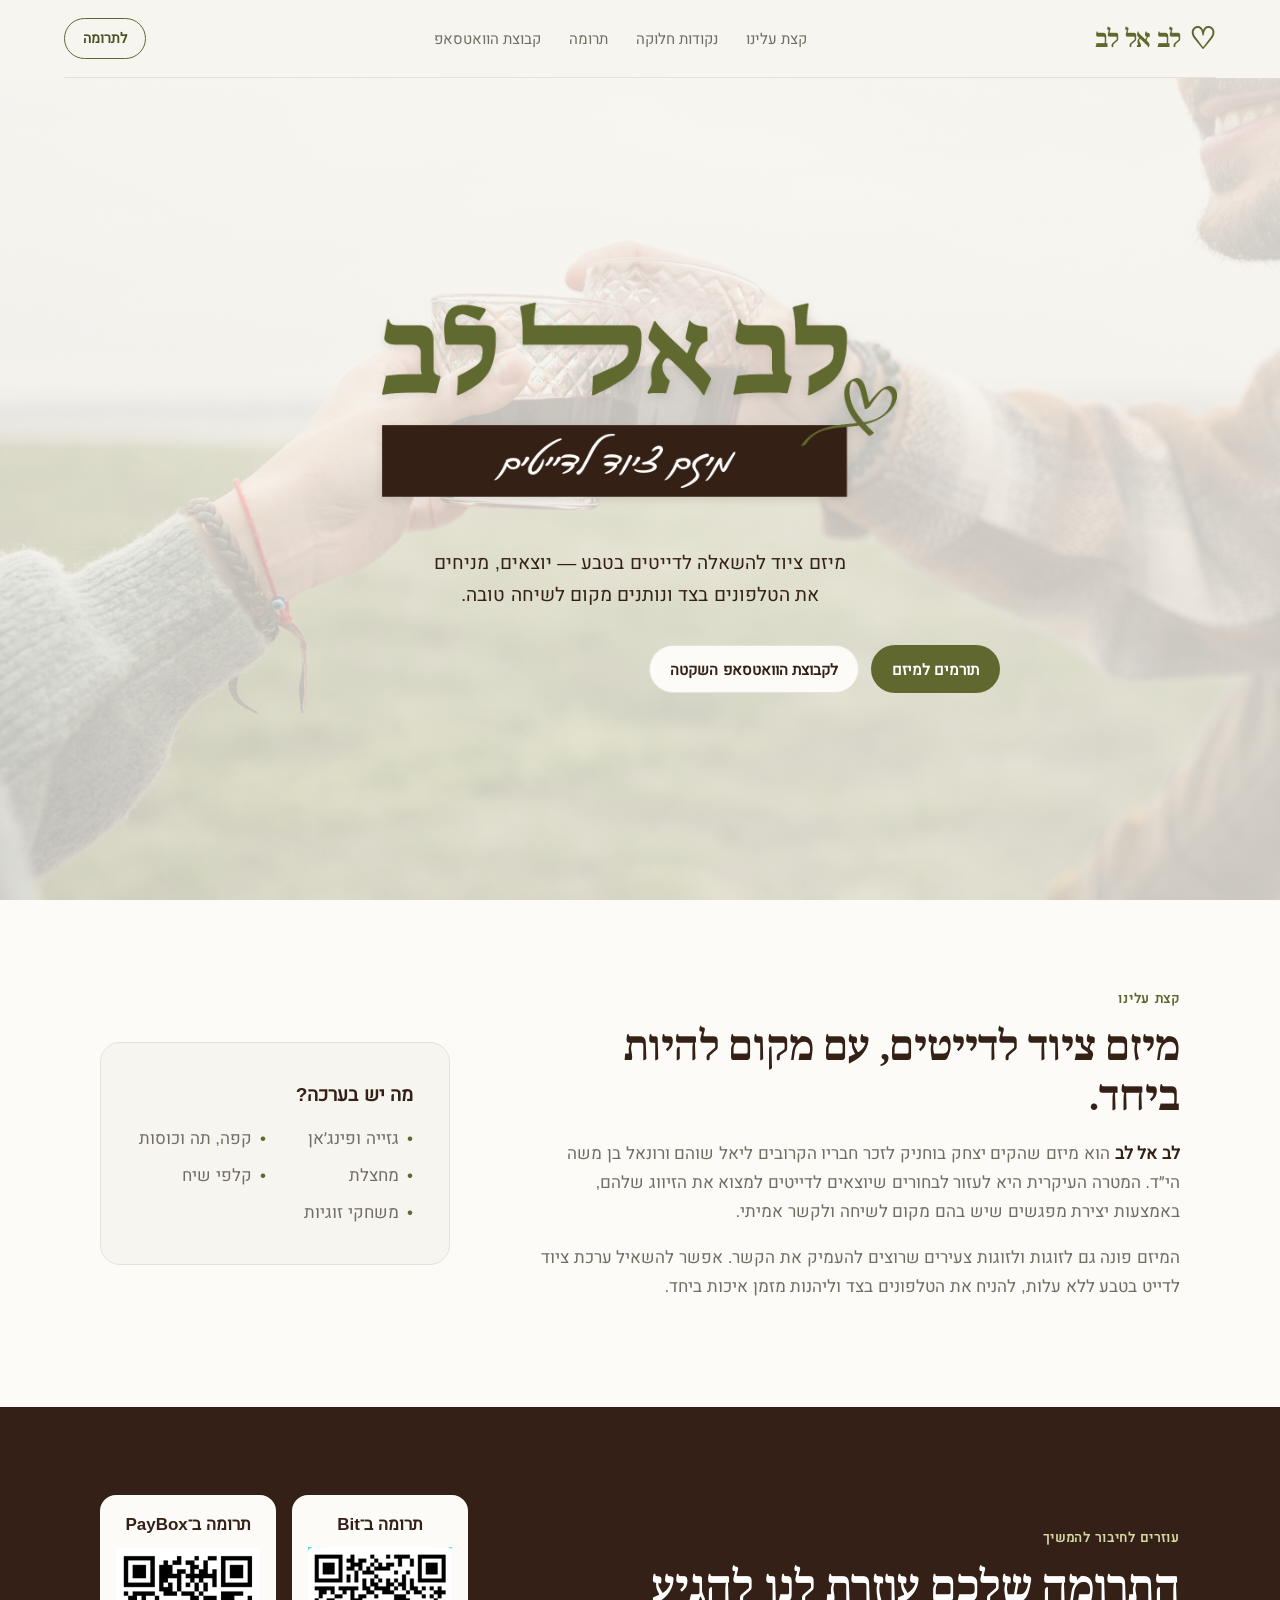
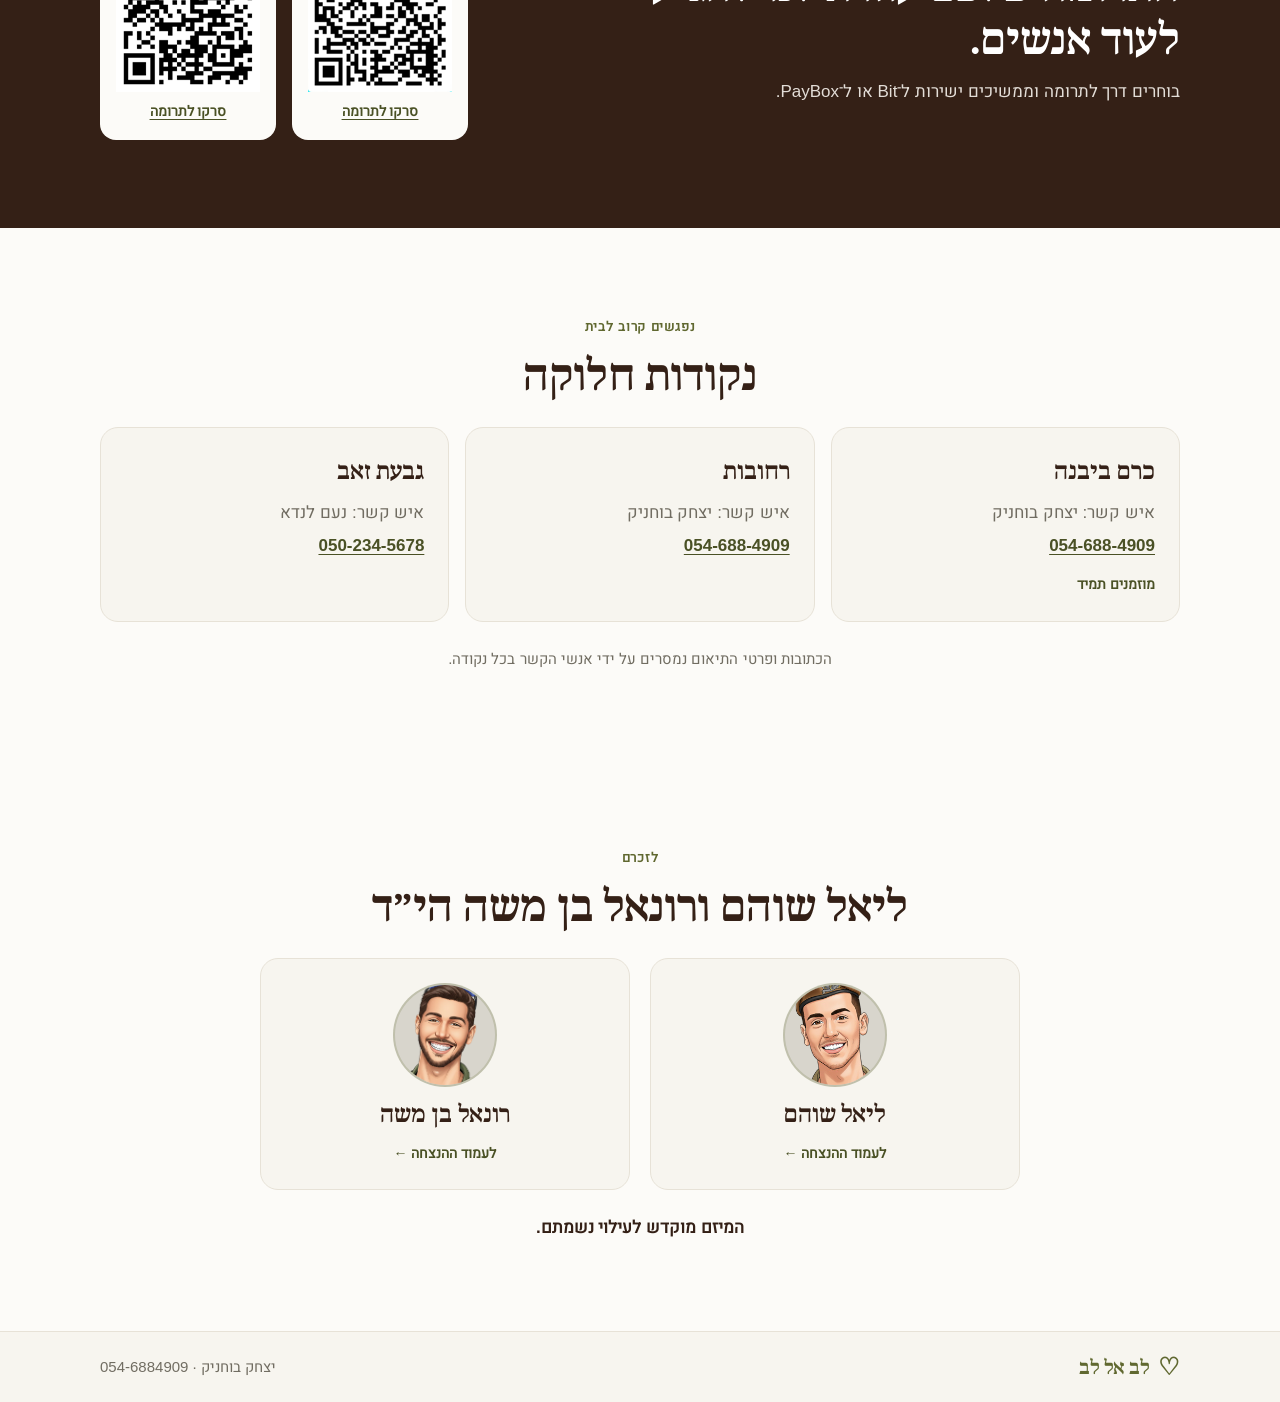
<file: index.html>
<!doctype html>
<html lang="he" dir="rtl">
  <head>
    <meta charset="utf-8" />
    <meta name="viewport" content="width=device-width, initial-scale=1" />
    <meta
      name="description"
      content="לב אל לב — תורמים למיזם, מצטרפים לקבוצת הוואטסאפ ומגלים איפה נמצאות נקודות החלוקה."
    />
    <meta name="theme-color" content="#f7f5ef" />
    <title>לב אל לב | מיזם ציוד לדייטים</title>
    <link rel="icon" href="assets/images/favicon.svg" type="image/svg+xml" />
    <link rel="stylesheet" href="css/styles.css" />
    <script src="js/main.js" defer></script>
  </head>
  <body>
    <header class="site-header">
      <a class="brand" href="#top" aria-label="לב אל לב — לעמוד הראשי">
        <span class="brand-heart" aria-hidden="true">♡</span>
        <span>לב אל לב</span>
      </a>

      <button
        class="menu-toggle"
        type="button"
        aria-expanded="false"
        aria-controls="site-nav"
        aria-label="פתיחת תפריט"
      >
        <span></span>
        <span></span>
        <span></span>
      </button>

      <nav class="site-nav" id="site-nav" aria-label="ניווט ראשי">
        <a href="#about">קצת עלינו</a>
        <a href="#distribution">נקודות חלוקה</a>
        <a href="#donate">תרומה</a>
        <a
          href="https://chat.whatsapp.com/BmQFRd4VlOy4kkAh1BjT2G"
          target="_blank"
          rel="noopener noreferrer"
        >
          קבוצת הוואטסאפ
        </a>
      </nav>

      <a class="header-cta" href="#donate">לתרומה</a>
    </header>

    <main>
      <section class="hero" id="top">
        <div class="hero-content">
          <h1 class="visually-hidden">לב אל לב</h1>
          <img
            class="hero-logo"
            src="assets/images/logo-lockup.png"
            alt=""
            width="1264"
            height="508"
            fetchpriority="high"
          />
          <p class="hero-description">
            מיזם ציוד להשאלה לדייטים בטבע — יוצאים, מניחים את הטלפונים בצד
            ונותנים מקום לשיחה טובה.
          </p>
          <div class="hero-actions">
            <a class="button button-primary" href="#donate">תורמים למיזם</a>
            <a
              class="button button-light"
              href="https://chat.whatsapp.com/BmQFRd4VlOy4kkAh1BjT2G"
              target="_blank"
              rel="noopener noreferrer"
            >
              לקבוצת הוואטסאפ השקטה
            </a>
          </div>
        </div>
      </section>

      <section class="about-section section-space" id="about">
        <div class="page-width about-content">
          <div class="about-copy">
            <p class="eyebrow">קצת עלינו</p>
            <h2>מיזם ציוד לדייטים, עם מקום להיות ביחד.</h2>
            <p>
              <strong>לב אל לב</strong> הוא מיזם שהקים יצחק בוחניק לזכר חבריו
              הקרובים ליאל שוהם ורונאל בן משה הי״ד. המטרה העיקרית היא לעזור
              לבחורים שיוצאים לדייטים למצוא את הזיווג שלהם, באמצעות יצירת
              מפגשים שיש בהם מקום לשיחה ולקשר אמיתי.
            </p>
            <p>
              המיזם פונה גם לזוגות ולזוגות צעירים שרוצים להעמיק את הקשר. אפשר
              להשאיל ערכת ציוד לדייט בטבע ללא עלות, להניח את הטלפונים בצד
              וליהנות מזמן איכות ביחד.
            </p>
          </div>

          <div class="equipment-card">
            <h3>מה יש בערכה?</h3>
            <ul class="equipment-list">
              <li>גזייה ופינג׳אן</li>
              <li>קפה, תה וכוסות</li>
              <li>מחצלת</li>
              <li>קלפי שיח</li>
              <li>משחקי זוגיות</li>
            </ul>
          </div>
        </div>
      </section>

      <section class="donate-section section-space" id="donate">
        <div class="page-width donate-content">
          <div>
            <p class="eyebrow eyebrow-light">עוזרים לחיבור להמשיך</p>
            <h2>התרומה שלכם עוזרת לנו להגיע לעוד אנשים.</h2>
            <p>
              בוחרים דרך לתרומה וממשיכים ישירות ל־Bit או ל־PayBox.
            </p>
          </div>
          <div class="donation-qr-grid donate-desktop">
            <article class="donation-card">
              <h3>תרומה ב־Bit</h3>
              <img
                src="assets/images/donate-bit-qr.png"
                alt="קוד QR לתרומה ב־Bit"
                width="280"
                height="280"
                loading="lazy"
              />
              <a
                href="https://www.bitpay.co.il/app/me/27683CB2-2BD4-DB77-6AC9-B06198A52DE20D39"
                target="_blank"
                rel="noopener noreferrer"
              >
                סרקו לתרומה
              </a>
            </article>
            <article class="donation-card">
              <h3>תרומה ב־PayBox</h3>
              <img
                src="assets/images/donate-paybox-qr.png"
                alt="קוד QR לתרומה ב־PayBox"
                width="280"
                height="280"
                loading="lazy"
              />
              <a
                href="https://links.payboxapp.com/gqwua1FDd0b"
                target="_blank"
                rel="noopener noreferrer"
              >
                סרקו לתרומה
              </a>
            </article>
          </div>
          <div class="donate-actions donate-mobile">
            <a
              class="button button-light"
              href="https://www.bitpay.co.il/app/me/27683CB2-2BD4-DB77-6AC9-B06198A52DE20D39"
              target="_blank"
              rel="noopener noreferrer"
            >
              לתרומה ב־Bit
              <span aria-hidden="true">←</span>
            </a>
            <a
              class="button button-light"
              href="https://links.payboxapp.com/gqwua1FDd0b"
              target="_blank"
              rel="noopener noreferrer"
            >
              לתרומה ב־PayBox
              <span aria-hidden="true">←</span>
            </a>
          </div>
        </div>
      </section>

      <section class="distribution-section section-space" id="distribution">
        <div class="page-width">
          <div class="section-heading">
            <p class="eyebrow">נפגשים קרוב לבית</p>
            <h2>נקודות חלוקה</h2>
          </div>

          <div class="location-grid">
            <article class="location-card">
              <h3>כרם ביבנה</h3>
              <p>איש קשר: יצחק בוחניק</p>
              <a href="tel:+972546884909" dir="ltr">054-688-4909</a>
              <p class="location-note">מוזמנים תמיד</p>
            </article>
            <article class="location-card">
              <h3>רחובות</h3>
              <p>איש קשר: יצחק בוחניק</p>
              <a href="tel:+972546884909" dir="ltr">054-688-4909</a>
            </article>
            <article class="location-card">
              <h3>גבעת זאב</h3>
              <p>איש קשר: נעם לנדא</p>
              <a href="tel:+972502345678" dir="ltr">050-234-5678</a>
            </article>
          </div>
          <p class="distribution-note">
            הכתובות ופרטי התיאום נמסרים על ידי אנשי הקשר בכל נקודה.
          </p>
        </div>
      </section>

      <section class="memorial-section section-space" id="memorial">
        <div class="page-width">
          <div class="section-heading">
            <p class="eyebrow">לזכרם</p>
            <h2>ליאל שוהם ורונאל בן משה הי״ד</h2>
          </div>
          <div class="memorial-grid">
            <a class="memorial-card" href="memorial/liel-shoham.html">
              <img
                src="assets/images/memorial-portrait-01.png"
                alt=""
                width="188"
                height="278"
                loading="lazy"
              />
              <span class="memorial-name">ליאל שוהם</span>
              <span class="memorial-link">לעמוד ההנצחה <span aria-hidden="true">←</span></span>
            </a>
            <a class="memorial-card" href="memorial/ronal-ben-moshe.html">
              <img
                src="assets/images/memorial-portrait-02.png"
                alt=""
                width="209"
                height="298"
                loading="lazy"
              />
              <span class="memorial-name">רונאל בן משה</span>
              <span class="memorial-link">לעמוד ההנצחה <span aria-hidden="true">←</span></span>
            </a>
          </div>
          <p class="memorial-dedication">המיזם מוקדש לעילוי נשמתם.</p>
        </div>
      </section>
    </main>

    <footer class="site-footer">
      <div class="page-width footer-content">
        <a class="brand footer-brand" href="#top">
          <span class="brand-heart" aria-hidden="true">
            ♡
          </span>
          <span>לב אל לב</span>
        </a>
        <a href="tel:+972546884909">יצחק בוחניק · 054-6884909</a>
      </div>
    </footer>
  </body>
</html>
</file>
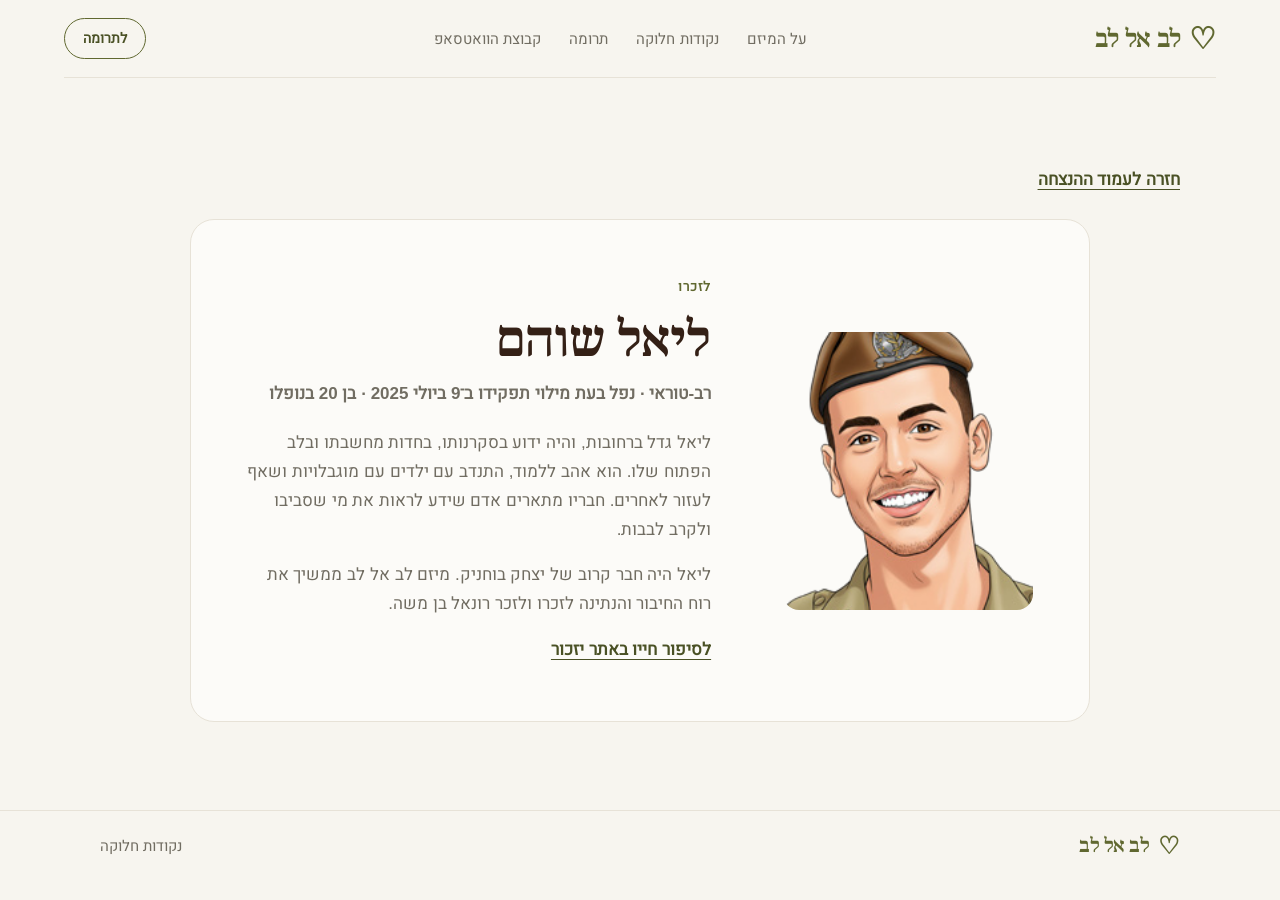
<file: memorial/liel-shoham.html>
<!doctype html>
<html lang="he" dir="rtl">
  <head>
    <meta charset="utf-8" />
    <meta name="viewport" content="width=device-width, initial-scale=1" />
    <meta
      name="description"
      content="לזכר רב-טוראי ליאל שוהם, חברו של יצחק בוחניק ומיוזמי מיזם לב אל לב."
    />
    <meta name="theme-color" content="#f7f5ef" />
    <title>לזכר ליאל שוהם | לב אל לב</title>
    <link rel="icon" href="../assets/images/favicon.svg" type="image/svg+xml" />
    <link rel="stylesheet" href="../css/styles.css" />
    <script src="../js/main.js" defer></script>
  </head>
  <body>
    <header class="site-header">
      <a class="brand" href="../index.html" aria-label="לב אל לב — לעמוד הראשי">
        <span class="brand-heart" aria-hidden="true">♡</span>
        <span>לב אל לב</span>
      </a>
      <button
        class="menu-toggle"
        type="button"
        aria-expanded="false"
        aria-controls="site-nav"
        aria-label="פתיחת תפריט"
      >
        <span></span>
        <span></span>
        <span></span>
      </button>
      <nav class="site-nav" id="site-nav" aria-label="ניווט ראשי">
        <a href="../index.html#about">על המיזם</a>
        <a href="../index.html#distribution">נקודות חלוקה</a>
        <a href="../index.html#donate">תרומה</a>
        <a
          href="https://chat.whatsapp.com/BmQFRd4VlOy4kkAh1BjT2G"
          target="_blank"
          rel="noopener noreferrer"
        >
          קבוצת הוואטסאפ
        </a>
      </nav>
      <a class="header-cta" href="../index.html#donate">לתרומה</a>
    </header>

    <main class="memorial-profile section-space">
      <div class="page-width">
        <a class="memorial-back" href="../index.html#memorial">חזרה לעמוד ההנצחה</a>
        <article class="memorial-profile-card">
          <img
            class="memorial-profile-image"
            src="../assets/images/memorial-portrait-01.png"
            alt="תמונה לזכרו של ליאל שוהם"
            width="188"
            height="278"
          />
          <div class="memorial-profile-copy">
            <p class="eyebrow">לזכרו</p>
            <h1>ליאל שוהם</h1>
            <p class="memorial-facts">
              רב-טוראי · נפל בעת מילוי תפקידו ב־9 ביולי 2025 · בן 20 בנופלו
            </p>
            <p>
              ליאל גדל ברחובות, והיה ידוע בסקרנותו, בחדות מחשבתו ובלב הפתוח
              שלו. הוא אהב ללמוד, התנדב עם ילדים עם מוגבלויות ושאף לעזור
              לאחרים. חבריו מתארים אדם שידע לראות את מי שסביבו ולקרב לבבות.
            </p>
            <p>
              ליאל היה חבר קרוב של יצחק בוחניק. מיזם לב אל לב ממשיך את רוח
              החיבור והנתינה לזכרו ולזכר רונאל בן משה.
            </p>
            <a
              class="memorial-source"
              href="https://www.izkor.gov.il/%D7%9C%D7%99%D7%90%D7%9C%20%D7%A9%D7%95%D7%94%D7%9D/en_025b693ee12c6e0dc3429a1efa3c5cfd"
              target="_blank"
              rel="noopener noreferrer"
            >
              לסיפור חייו באתר יזכור
            </a>
          </div>
        </article>
      </div>
    </main>

    <footer class="site-footer">
      <div class="page-width footer-content">
        <a class="brand footer-brand" href="../index.html">
          <span class="brand-heart" aria-hidden="true">♡</span>
          <span>לב אל לב</span>
        </a>
        <a href="../index.html#distribution">נקודות חלוקה</a>
      </div>
    </footer>
  </body>
</html>
</file>
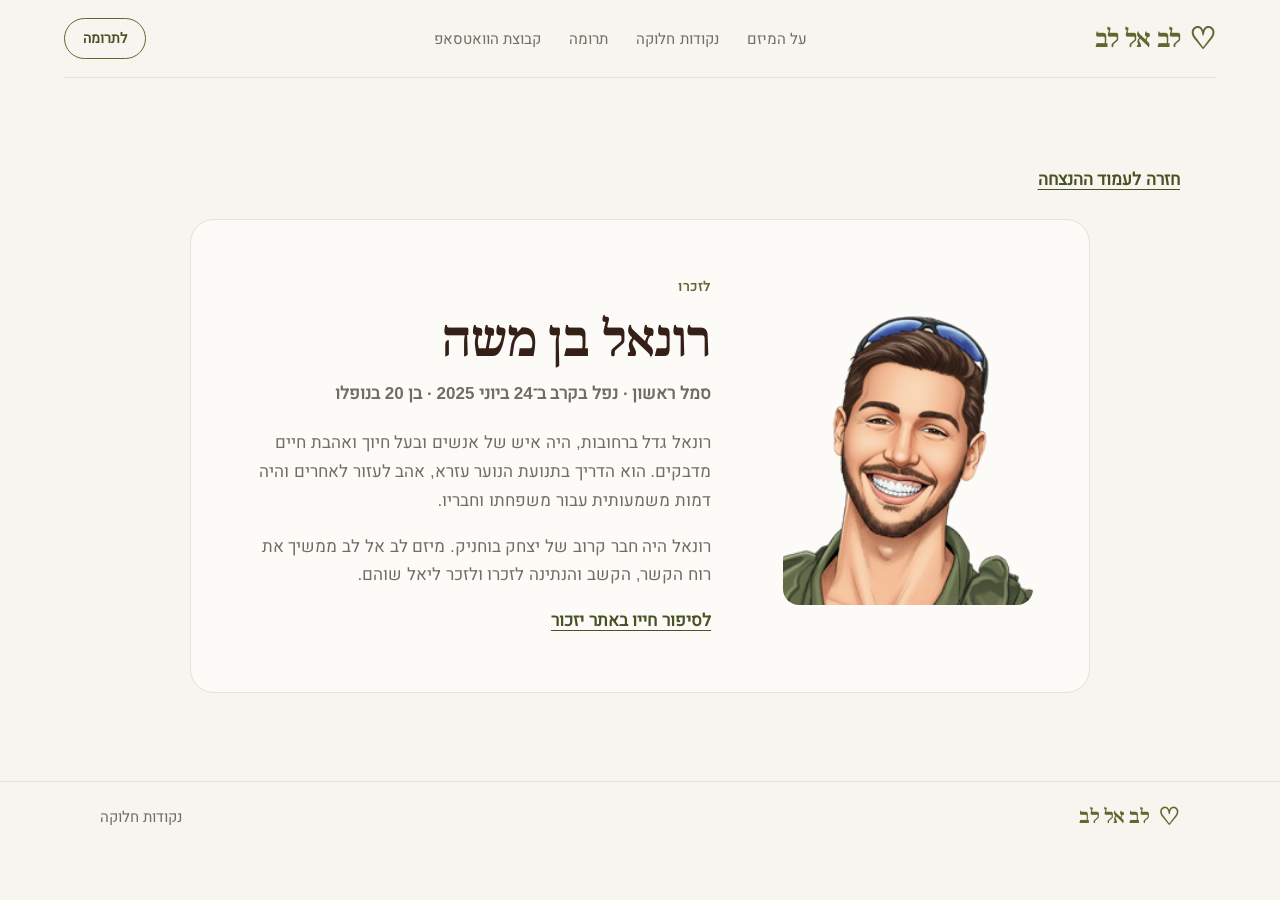
<file: memorial/ronal-ben-moshe.html>
<!doctype html>
<html lang="he" dir="rtl">
  <head>
    <meta charset="utf-8" />
    <meta name="viewport" content="width=device-width, initial-scale=1" />
    <meta
      name="description"
      content="לזכר סמל ראשון רונאל בן-משה, חברו של יצחק בוחניק ומיוזמי מיזם לב אל לב."
    />
    <meta name="theme-color" content="#f7f5ef" />
    <title>לזכר רונאל בן משה | לב אל לב</title>
    <link rel="icon" href="../assets/images/favicon.svg" type="image/svg+xml" />
    <link rel="stylesheet" href="../css/styles.css" />
    <script src="../js/main.js" defer></script>
  </head>
  <body>
    <header class="site-header">
      <a class="brand" href="../index.html" aria-label="לב אל לב — לעמוד הראשי">
        <span class="brand-heart" aria-hidden="true">♡</span>
        <span>לב אל לב</span>
      </a>
      <button
        class="menu-toggle"
        type="button"
        aria-expanded="false"
        aria-controls="site-nav"
        aria-label="פתיחת תפריט"
      >
        <span></span>
        <span></span>
        <span></span>
      </button>
      <nav class="site-nav" id="site-nav" aria-label="ניווט ראשי">
        <a href="../index.html#about">על המיזם</a>
        <a href="../index.html#distribution">נקודות חלוקה</a>
        <a href="../index.html#donate">תרומה</a>
        <a
          href="https://chat.whatsapp.com/BmQFRd4VlOy4kkAh1BjT2G"
          target="_blank"
          rel="noopener noreferrer"
        >
          קבוצת הוואטסאפ
        </a>
      </nav>
      <a class="header-cta" href="../index.html#donate">לתרומה</a>
    </header>

    <main class="memorial-profile section-space">
      <div class="page-width">
        <a class="memorial-back" href="../index.html#memorial">חזרה לעמוד ההנצחה</a>
        <article class="memorial-profile-card">
          <img
            class="memorial-profile-image"
            src="../assets/images/memorial-portrait-02.png"
            alt="תמונה לזכרו של רונאל בן משה"
            width="209"
            height="298"
          />
          <div class="memorial-profile-copy">
            <p class="eyebrow">לזכרו</p>
            <h1>רונאל בן משה</h1>
            <p class="memorial-facts">
              סמל ראשון · נפל בקרב ב־24 ביוני 2025 · בן 20 בנופלו
            </p>
            <p>
              רונאל גדל ברחובות, היה איש של אנשים ובעל חיוך ואהבת חיים
              מדבקים. הוא הדריך בתנועת הנוער עזרא, אהב לעזור לאחרים והיה
              דמות משמעותית עבור משפחתו וחבריו.
            </p>
            <p>
              רונאל היה חבר קרוב של יצחק בוחניק. מיזם לב אל לב ממשיך את רוח
              הקשר, הקשב והנתינה לזכרו ולזכר ליאל שוהם.
            </p>
            <a
              class="memorial-source"
              href="https://www.izkor.gov.il/%D7%A8%D7%95%D7%A0%D7%90%D7%9C%20%D7%91%D7%9F-%D7%9E%D7%A9%D7%94/en_12432e8260b8505e7324142d82c4e24e"
              target="_blank"
              rel="noopener noreferrer"
            >
              לסיפור חייו באתר יזכור
            </a>
          </div>
        </article>
      </div>
    </main>

    <footer class="site-footer">
      <div class="page-width footer-content">
        <a class="brand footer-brand" href="../index.html">
          <span class="brand-heart" aria-hidden="true">♡</span>
          <span>לב אל לב</span>
        </a>
        <a href="../index.html#distribution">נקודות חלוקה</a>
      </div>
    </footer>
  </body>
</html>
</file>
<file: css/styles.css>
@font-face {
  font-family: "Heebo";
  src: url("../assets/fonts/heebo-hebrew-regular.woff2") format("woff2");
  font-style: normal;
  font-weight: 400;
  font-display: swap;
  unicode-range: U+0307-0308, U+0590-05FF, U+200C-2010, U+20AA, U+25CC, U+FB1D-FB4F;
}

@font-face {
  font-family: "Noto Serif Hebrew";
  src: url("../assets/fonts/noto-serif-hebrew-bold.woff2") format("woff2");
  font-style: normal;
  font-weight: 700;
  font-display: swap;
  unicode-range: U+0307-0308, U+0590-05FF, U+200C-2010, U+20AA, U+25CC, U+FB1D-FB4F;
}

:root {
  --paper: #f7f5ef;
  --paper-light: #fcfbf8;
  --olive: #606830;
  --olive-dark: #4a5125;
  --brown: #342016;
  --ink: #29261f;
  --muted: #716d62;
  --line: #e7e2d7;
  --white: #fff;
  --content-width: 1080px;
  --page-gutter: clamp(20px, 5vw, 64px);
  --header-height: 78px;
}

* {
  box-sizing: border-box;
}

html {
  scroll-behavior: smooth;
}

body {
  margin: 0;
  background: var(--paper);
  color: var(--ink);
  font-family: "Heebo", Arial, sans-serif;
  font-size: 17px;
  line-height: 1.7;
}

a {
  color: inherit;
}

a:focus-visible,
button:focus-visible {
  outline: 3px solid var(--olive);
  outline-offset: 4px;
}

.page-width {
  width: min(var(--content-width), calc(100% - var(--page-gutter) * 2));
  margin-inline: auto;
}

.site-header {
  position: relative;
  display: flex;
  min-height: 78px;
  align-items: center;
  justify-content: space-between;
  gap: 24px;
  width: min(1200px, calc(100% - var(--page-gutter) * 2));
  margin-inline: auto;
  border-bottom: 1px solid var(--line);
}

.brand {
  display: inline-flex;
  align-items: center;
  gap: 8px;
  color: var(--olive);
  font-family: "Noto Serif Hebrew", Georgia, serif;
  font-size: 24px;
  font-weight: 700;
  line-height: 1;
  text-decoration: none;
  white-space: nowrap;
}

.brand-heart {
  font-family: Arial, sans-serif;
  font-size: 30px;
}

.site-nav {
  display: flex;
  align-items: center;
  gap: 28px;
}

.site-nav a,
.site-footer a:not(.brand) {
  color: var(--muted);
  font-size: 15px;
  text-decoration: none;
}

.site-nav a:hover,
.site-footer a:not(.brand):hover {
  color: var(--olive-dark);
}

.header-cta {
  padding: 8px 18px;
  border: 1px solid var(--olive);
  border-radius: 999px;
  color: var(--olive-dark);
  font-size: 14px;
  font-weight: 700;
  text-decoration: none;
}

.header-cta:hover {
  background: var(--olive);
  color: var(--white);
}

.menu-toggle {
  display: none;
}

.hero {
  position: relative;
  display: grid;
  min-height: min(840px, calc(100svh - var(--header-height)));
  place-items: center;
  isolation: isolate;
  overflow: hidden;
  padding: clamp(36px, 7vh, 68px) var(--page-gutter);
  text-align: center;
}

.eyebrow {
  margin: 0 0 12px;
  color: var(--olive);
  font-size: 13px;
  font-weight: 700;
  letter-spacing: 0.06em;
}

h1,
h2,
p {
  margin-top: 0;
}

h1,
h2 {
  color: var(--brown);
  font-family: "Noto Serif Hebrew", Georgia, serif;
  font-weight: 700;
  line-height: 1.25;
}

.hero::before {
  position: absolute;
  z-index: -1;
  inset: 0;
  background-image:
    linear-gradient(rgba(247, 245, 239, 0.76), rgba(247, 245, 239, 0.7)),
    url("../assets/images/hero-conversation.jpeg");
  background-position: center, center 58%;
  background-size: cover;
  content: "";
}

.hero::after {
  position: absolute;
  z-index: -1;
  inset: 0;
  background: linear-gradient(90deg, rgba(247, 245, 239, 0.08), rgba(247, 245, 239, 0.32));
  content: "";
}

.hero-content {
  width: min(100%, 720px);
}

.visually-hidden {
  position: absolute;
  width: 1px;
  height: 1px;
  overflow: hidden;
  clip: rect(0, 0, 0, 0);
  white-space: nowrap;
  clip-path: inset(50%);
}

.hero-logo {
  width: min(100%, 560px);
  height: auto;
  margin-inline: auto;
  filter: drop-shadow(0 3px 5px rgba(52, 32, 22, 0.12));
}

.hero-description {
  max-width: 520px;
  margin: clamp(16px, 3vh, 28px) auto clamp(20px, 4vh, 34px);
  color: var(--brown);
  font-size: clamp(16px, 2vw, 19px);
  text-wrap: balance;
}

.hero-actions,
.donate-actions {
  display: flex;
  flex-wrap: wrap;
  gap: 12px;
}

.button {
  display: inline-flex;
  min-height: 48px;
  align-items: center;
  justify-content: center;
  gap: 8px;
  padding: 11px 20px;
  border: 1px solid transparent;
  border-radius: 999px;
  font-size: 15px;
  font-weight: 700;
  line-height: 1.4;
  text-align: center;
  text-decoration: none;
  transition: background-color 160ms ease, border-color 160ms ease, transform 160ms ease;
}

.button:hover {
  transform: translateY(-2px);
}

.button-primary {
  background: var(--olive);
  color: var(--white);
}

.button-primary:hover {
  background: var(--olive-dark);
}

.button-light {
  border-color: var(--line);
  background: var(--paper-light);
  color: var(--brown);
}

.button-light:hover {
  border-color: var(--olive);
}

.section-space {
  padding-block: clamp(54px, 8vw, 88px);
}

.about-section {
  background: var(--paper-light);
}

.about-content {
  display: grid;
  grid-template-columns: minmax(0, 1.3fr) minmax(240px, 0.7fr);
  align-items: center;
  gap: clamp(32px, 7vw, 80px);
}

.about-copy {
  max-width: 660px;
}

.about-copy h2 {
  margin-bottom: 18px;
  font-size: clamp(29px, 4vw, 40px);
}

.about-copy > p:not(.eyebrow) {
  color: var(--muted);
}

.about-copy strong {
  color: var(--brown);
}

.equipment-card {
  padding: clamp(24px, 4vw, 36px);
  border: 1px solid var(--line);
  border-radius: 20px;
  background: var(--paper);
}

.equipment-card h3 {
  margin: 0 0 14px;
  color: var(--brown);
  font-size: 19px;
}

.equipment-list {
  display: grid;
  grid-template-columns: repeat(2, minmax(0, 1fr));
  gap: 8px 18px;
  margin: 0;
  padding: 0;
  color: var(--muted);
  list-style: none;
}

.equipment-list li::before {
  margin-inline-end: 8px;
  color: var(--olive);
  content: "•";
}

.distribution-section {
  background: var(--paper-light);
  text-align: center;
}

.section-heading {
  margin-bottom: 24px;
}

.section-heading h2 {
  margin-bottom: 0;
  font-size: clamp(30px, 4vw, 42px);
}

.location-list {
  display: flex;
  flex-wrap: wrap;
  justify-content: center;
  gap: 12px;
  margin: 0;
  padding: 0;
  list-style: none;
}

.location-list li {
  min-width: 150px;
  padding: 12px 24px;
  border: 1px solid var(--line);
  border-radius: 999px;
  background: var(--paper);
  color: var(--brown);
  font-size: 18px;
  font-weight: 700;
}

.distribution-note {
  margin: 24px 0 0;
  color: var(--muted);
  font-size: 15px;
}

.distribution-note a {
  color: var(--olive-dark);
  font-weight: 700;
  text-decoration-thickness: 1px;
  text-underline-offset: 4px;
}

.donate-section {
  background: var(--brown);
  color: var(--white);
}

.donate-content {
  display: flex;
  align-items: center;
  justify-content: space-between;
  gap: 36px;
}

.eyebrow-light {
  color: #d3d8a2;
}

.donate-content h2 {
  max-width: 540px;
  margin-bottom: 12px;
  color: var(--white);
  font-size: clamp(30px, 4vw, 42px);
}

.donate-content p:not(.eyebrow) {
  max-width: 510px;
  margin-bottom: 0;
  color: #e3ddd7;
}

.donation-qr-grid {
  display: grid;
  grid-template-columns: repeat(2, minmax(150px, 1fr));
  gap: 16px;
}

.donation-card {
  display: grid;
  justify-items: center;
  gap: 8px;
  padding: 16px;
  border-radius: 16px;
  background: var(--paper-light);
  color: var(--brown);
  text-align: center;
}

.donation-card h3 {
  margin: 0;
  font-size: 17px;
}

.donation-card img {
  width: min(100%, 180px);
  height: auto;
}

.donation-card a {
  color: var(--olive-dark);
  font-size: 14px;
  font-weight: 700;
  text-underline-offset: 3px;
}

.donate-mobile {
  display: none;
}

.donate-actions {
  flex: 0 0 auto;
  flex-direction: column;
  min-width: 190px;
}

.donate-actions .button {
  justify-content: space-between;
}

.location-grid {
  display: grid;
  grid-template-columns: repeat(3, minmax(0, 1fr));
  gap: 16px;
}

.location-card {
  padding: 24px;
  border: 1px solid var(--line);
  border-radius: 18px;
  background: var(--paper);
  text-align: start;
}

.location-card h3 {
  margin: 0 0 8px;
  color: var(--brown);
  font-family: "Noto Serif Hebrew", Georgia, serif;
  font-size: 23px;
}

.location-card p {
  margin: 0;
  color: var(--muted);
}

.location-card a {
  display: inline-block;
  margin-top: 4px;
  color: var(--olive-dark);
  font-weight: 700;
  text-decoration-thickness: 1px;
  text-underline-offset: 3px;
}

.location-card .location-note {
  margin-top: 12px;
  color: var(--olive-dark);
  font-size: 14px;
  font-weight: 700;
}

.location-grid + .distribution-note {
  margin-top: 24px;
}

.memorial-section {
  background: var(--paper-light);
  text-align: center;
}

.memorial-grid {
  display: grid;
  grid-template-columns: repeat(2, minmax(0, 1fr));
  gap: 20px;
  max-width: 760px;
  margin-inline: auto;
}

.memorial-card {
  display: grid;
  justify-items: center;
  gap: 8px;
  padding: 24px;
  border: 1px solid var(--line);
  border-radius: 18px;
  background: var(--paper);
  color: var(--brown);
  text-decoration: none;
  transition: border-color 160ms ease, transform 160ms ease;
}

.memorial-card:hover {
  transform: translateY(-2px);
  border-color: var(--olive);
}

.memorial-card img {
  width: 104px;
  height: 104px;
  border: 2px solid rgba(96, 104, 48, 0.2);
  border-radius: 50%;
  background: #d8d5cc;
  object-fit: cover;
}

.memorial-name {
  font-family: "Noto Serif Hebrew", Georgia, serif;
  font-size: 23px;
  font-weight: 700;
}

.memorial-link {
  color: var(--olive-dark);
  font-size: 14px;
  font-weight: 700;
}

.memorial-dedication {
  margin: 0;
  padding-top: 24px;
  color: var(--brown);
  font-weight: 700;
}

.memorial-profile {
  min-height: 65vh;
}

.memorial-profile-card {
  display: grid;
  grid-template-columns: minmax(220px, 0.7fr) minmax(0, 1.3fr);
  align-items: center;
  gap: clamp(28px, 7vw, 72px);
  max-width: 900px;
  margin: 24px auto 0;
  padding: clamp(24px, 5vw, 56px);
  border: 1px solid var(--line);
  border-radius: 24px;
  background: var(--paper-light);
}

.memorial-profile-image {
  width: 100%;
  max-height: 360px;
  border-radius: 16px;
  object-fit: cover;
  object-position: center;
}

.memorial-profile-copy h1 {
  margin-bottom: 10px;
  font-size: clamp(32px, 5vw, 48px);
}

.memorial-profile-copy > p:not(.eyebrow) {
  color: var(--muted);
}

.memorial-facts {
  margin-bottom: 20px;
  color: var(--brown);
  font-weight: 700;
}

.memorial-source {
  color: var(--olive-dark);
  font-weight: 700;
  text-underline-offset: 4px;
}

.memorial-back {
  color: var(--olive-dark);
  font-weight: 700;
  text-decoration-thickness: 1px;
  text-underline-offset: 4px;
}

.site-footer {
  padding-block: 22px;
  border-top: 1px solid var(--line);
}

.footer-content {
  display: flex;
  align-items: center;
  justify-content: space-between;
  gap: 20px;
}

.footer-brand {
  font-size: 19px;
}

.footer-brand .brand-heart {
  font-size: 24px;
}

@media (max-width: 760px) {
  :root {
    --header-height: 72px;
  }

  .site-header {
    min-height: 72px;
    gap: 14px;
  }

  .about-content {
    grid-template-columns: 1fr;
    gap: 24px;
  }

  .donate-content {
    align-items: flex-start;
    flex-direction: column;
    gap: 24px;
  }

  .donation-qr-grid {
    display: none;
  }

  .donate-mobile {
    display: flex;
  }

  .donate-actions {
    width: 100%;
    flex-direction: row;
  }

  .donate-actions .button {
    flex: 1;
  }

  .location-grid {
    grid-template-columns: 1fr;
  }

  .location-card {
    text-align: center;
  }

  .memorial-profile-card {
    grid-template-columns: 1fr;
    justify-items: center;
  }

  .memorial-profile-image {
    width: min(100%, 280px);
    max-height: 340px;
  }
}

@media (max-width: 540px) {
  .site-header {
    flex-wrap: wrap;
    padding-block: 12px;
  }

  .brand {
    font-size: 21px;
  }

  .menu-toggle {
    display: flex;
    width: 40px;
    height: 40px;
    flex-direction: column;
    align-items: center;
    justify-content: center;
    gap: 5px;
    padding: 0;
    border: 1px solid var(--line);
    border-radius: 50%;
    background: var(--paper-light);
    cursor: pointer;
  }

  .menu-toggle span {
    width: 16px;
    height: 2px;
    border-radius: 2px;
    background: var(--brown);
  }

  .site-nav {
    display: flex;
    flex-basis: 100%;
    flex-wrap: wrap;
    justify-content: center;
    gap: 8px 20px;
    padding: 4px 0 8px;
  }

  .has-js .site-nav {
    display: none;
  }

  .has-js .site-header.is-open .site-nav {
    display: flex;
  }

  .header-cta {
    margin-inline-start: auto;
  }

  .hero-description {
    max-width: 390px;
  }

  .equipment-list {
    grid-template-columns: 1fr;
  }

  .hero-actions,
  .donate-actions {
    align-items: stretch;
    flex-direction: column;
  }

  .hero-actions {
    width: min(100%, 360px);
    margin-inline: auto;
  }

  .donate-actions .button {
    width: 100%;
  }

  .location-list {
    flex-direction: column;
    align-items: center;
  }

  .location-list li {
    width: min(100%, 300px);
  }

  .distribution-note {
    max-width: 340px;
    margin-inline: auto;
  }

  .memorial-section {
    padding-block: 28px;
  }

  .memorial-grid {
    grid-template-columns: 1fr;
  }

  .memorial-card {
    padding: 20px;
  }

  .footer-content {
    align-items: flex-start;
    flex-direction: column;
  }
}

@media (prefers-reduced-motion: reduce) {
  *,
  *::before,
  *::after {
    scroll-behavior: auto !important;
    transition-duration: 0.01ms !important;
  }
}
</file>
